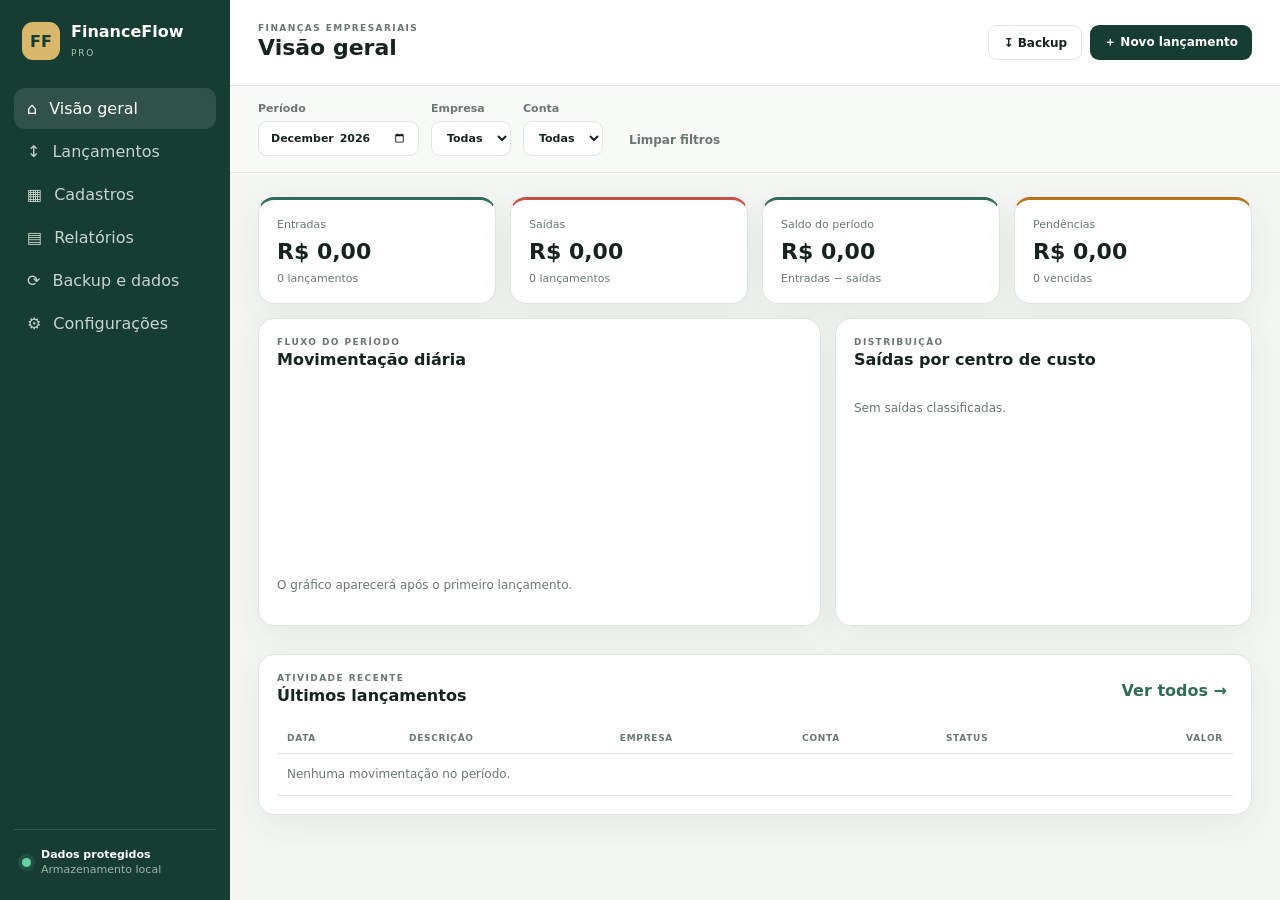
<file: index.html>
<!doctype html>
<html lang="pt-BR">
<head>
  <meta charset="utf-8">
  <meta name="viewport" content="width=device-width,initial-scale=1">
  <meta name="theme-color" content="#173d33">
  <meta name="description" content="Gestão financeira empresarial local, segura e offline.">
  <title>FinanceFlow Pro</title>
  <link rel="manifest" href="manifest.webmanifest">
  <link rel="stylesheet" href="styles.css">
</head>
<body>
  <div id="boot" class="boot"><div class="spinner"></div><b>Preparando seu ambiente financeiro…</b></div>
  <div class="app">
    <aside class="sidebar" id="sidebar">
      <div class="brand"><span class="brand-mark">FF</span><span><b>FinanceFlow</b><small>PRO</small></span></div>
      <nav id="nav">
        <button class="nav-item active" data-view="dashboard">⌂ <span>Visão geral</span></button>
        <button class="nav-item" data-view="lancamentos">↕ <span>Lançamentos</span></button>
        <button class="nav-item" data-view="cadastros">▦ <span>Cadastros</span></button>
        <button class="nav-item" data-view="relatorios">▤ <span>Relatórios</span></button>
        <button class="nav-item" data-view="backup">⟳ <span>Backup e dados</span></button>
        <button class="nav-item" data-view="configuracoes">⚙ <span>Configurações</span></button>
      </nav>
      <div class="storage-state"><span class="status-dot"></span><span><b>Dados protegidos</b><small>Armazenamento local</small></span></div>
    </aside>

    <main>
      <header class="topbar">
        <button id="menu-btn" class="icon-btn" aria-label="Abrir menu">☰</button>
        <div><p class="eyebrow">FINANÇAS EMPRESARIAIS</p><h1 id="page-title">Visão geral</h1></div>
        <div class="top-actions">
          <button class="btn secondary" id="quick-backup">↧ Backup</button>
          <button class="btn primary" id="new-entry">＋ Novo lançamento</button>
        </div>
      </header>

      <section class="global-filters">
        <label>Período<input type="month" id="filter-month"></label>
        <label>Empresa<select id="filter-company"><option value="">Todas</option></select></label>
        <label>Conta<select id="filter-account"><option value="">Todas</option></select></label>
        <button class="btn ghost" id="clear-filters">Limpar filtros</button>
      </section>

      <div class="content">
        <section class="view active" id="view-dashboard">
          <div class="migration-alert hidden" id="migration-alert"></div>
          <div class="kpis">
            <article class="kpi income"><span>Entradas</span><strong id="kpi-income">R$ 0,00</strong><small id="kpi-income-count">0 lançamentos</small></article>
            <article class="kpi expense"><span>Saídas</span><strong id="kpi-expense">R$ 0,00</strong><small id="kpi-expense-count">0 lançamentos</small></article>
            <article class="kpi balance"><span>Saldo do período</span><strong id="kpi-balance">R$ 0,00</strong><small>Entradas − saídas</small></article>
            <article class="kpi pending"><span>Pendências</span><strong id="kpi-pending">R$ 0,00</strong><small id="kpi-overdue">0 vencidas</small></article>
          </div>
          <div class="grid-2">
            <article class="panel"><div class="panel-head"><div><p class="eyebrow">FLUXO DO PERÍODO</p><h2>Movimentação diária</h2></div></div><div id="chart" class="chart"></div></article>
            <article class="panel"><div class="panel-head"><div><p class="eyebrow">DISTRIBUIÇÃO</p><h2>Saídas por centro de custo</h2></div></div><div id="breakdown" class="breakdown"></div></article>
          </div>
          <article class="panel"><div class="panel-head"><div><p class="eyebrow">ATIVIDADE RECENTE</p><h2>Últimos lançamentos</h2></div><button class="link-btn" data-go="lancamentos">Ver todos →</button></div><div class="table-wrap"><table><thead><tr><th>Data</th><th>Descrição</th><th>Empresa</th><th>Conta</th><th>Status</th><th class="right">Valor</th></tr></thead><tbody id="recent-body"></tbody></table></div></article>
        </section>

        <section class="view" id="view-lancamentos">
          <article class="panel">
            <div class="panel-head"><div><p class="eyebrow">MOVIMENTAÇÕES</p><h2>Lançamentos financeiros</h2></div><div class="row"><input id="search" class="search" placeholder="Buscar descrição…"><button class="btn secondary" id="export-csv">Exportar CSV</button></div></div>
            <div class="table-wrap"><table><thead><tr><th>Data</th><th>Descrição</th><th>Empresa</th><th>Classificação</th><th>Status</th><th class="right">Entrada</th><th class="right">Saída</th><th></th></tr></thead><tbody id="entries-body"></tbody></table></div>
            <div class="empty hidden" id="entries-empty">Nenhum lançamento encontrado para os filtros selecionados.</div>
          </article>
        </section>

        <section class="view" id="view-cadastros">
          <div class="panel-head standalone"><div><p class="eyebrow">BASE DE APOIO</p><h2>Cadastros unificados</h2></div><button class="btn primary" id="new-register">＋ Novo cadastro</button></div>
          <div class="tabs" id="register-tabs"></div>
          <article class="panel"><div class="table-wrap"><table><thead><tr><th>Nome</th><th>Status</th><th>Atualizado em</th><th></th></tr></thead><tbody id="register-body"></tbody></table></div></article>
        </section>

        <section class="view" id="view-relatorios">
          <div class="cards">
            <article class="feature"><span class="feature-icon">▤</span><h3>Relatório gerencial</h3><p>Resumo do período com indicadores, distribuição e lançamentos filtrados.</p><button class="btn primary" id="print-report">Imprimir / salvar PDF</button></article>
            <article class="feature"><span class="feature-icon">↧</span><h3>Planilha CSV</h3><p>Dados compatíveis com Excel, incluindo os filtros atualmente selecionados.</p><button class="btn secondary" data-export>Exportar CSV</button></article>
            <article class="feature"><span class="feature-icon">✓</span><h3>Integridade da base</h3><p>Verifique contagens, totais, IDs duplicados e registros inválidos.</p><button class="btn secondary" id="run-integrity">Executar verificação</button></article>
          </div>
          <div id="integrity-result"></div>
        </section>

        <section class="view" id="view-backup">
          <div class="grid-2">
            <article class="panel"><div class="panel-head"><div><p class="eyebrow">BACKUP LOCAL</p><h2>Pasta de segurança</h2></div><span class="badge" id="folder-state">Não configurado</span></div><p class="muted">Escolha uma pasta para gravar cópias automáticas quando o navegador permitir. Em outros navegadores, o download manual permanece disponível.</p><div class="stack"><button class="btn primary" id="choose-folder">Selecionar pasta</button><button class="btn secondary" id="test-folder">Testar gravação</button><button class="btn ghost" id="remove-folder">Remover autorização</button></div></article>
            <article class="panel"><div class="panel-head"><div><p class="eyebrow">ÚLTIMO BACKUP</p><h2 id="last-backup">Nunca realizado</h2></div></div><div class="stats-list"><span>Registros <b id="backup-count">0</b></span><span>Destino <b id="backup-destination">Download</b></span><span>Resultado <b id="backup-result">—</b></span></div><button class="btn primary full" id="backup-now">Executar backup agora</button></article>
          </div>
          <article class="panel"><div class="panel-head"><div><p class="eyebrow">RESTAURAÇÃO SEGURA</p><h2>Importar arquivo de backup</h2></div></div><div class="drop-zone"><input type="file" id="restore-file" accept=".json,application/json"><p>Selecione um backup do FinanceFlow Pro</p><small>A base atual será preservada até a validação completa.</small></div><div id="restore-preview"></div></article>
        </section>

        <section class="view" id="view-configuracoes">
          <div class="grid-2">
            <article class="panel"><div class="panel-head"><div><p class="eyebrow">APARÊNCIA</p><h2>Preferências</h2></div></div><label class="switch-row"><span>Tema escuro<small>Reduz o brilho da interface</small></span><input type="checkbox" id="dark-mode"></label><label class="switch-row"><span>Interface compacta<small>Exibe mais informações por tela</small></span><input type="checkbox" id="compact-mode"></label></article>
            <article class="panel"><div class="panel-head"><div><p class="eyebrow">DADOS LEGADOS</p><h2>Compatibilidade</h2></div></div><p class="muted">A cópia original do localStorage é mantida após a migração. Só a remova quando estiver satisfeito com a nova base.</p><button class="btn danger" id="clean-legacy">Limpar cópia legada</button></article>
          </div>
          <article class="panel"><div class="panel-head"><div><p class="eyebrow">SISTEMA</p><h2>Informações técnicas</h2></div></div><div class="stats-list"><span>Versão <b>2.0.0</b></span><span>Schema <b>1</b></span><span>Banco <b>IndexedDB</b></span><span>Modo <b id="online-state">Offline disponível</b></span></div></article>
        </section>
      </div>
    </main>
  </div>

  <dialog id="entry-dialog">
    <form id="entry-form" method="dialog">
      <div class="dialog-head"><div><p class="eyebrow">MOVIMENTAÇÃO</p><h2 id="entry-title">Novo lançamento</h2></div><button type="button" class="icon-btn" data-close="entry-dialog" aria-label="Fechar">×</button></div>
      <input type="hidden" id="entry-id">
      <div class="form-grid">
        <label class="span-2">Descrição<input id="entry-description" required maxlength="140"></label>
        <label>Data<input type="date" id="entry-date" required></label>
        <label>Vencimento<input type="date" id="entry-due"></label>
        <label>Natureza<select id="entry-nature"><option value="entrada">Entrada</option><option value="saida">Saída</option></select></label>
        <label>Valor<input type="number" id="entry-value" min="0" step="0.01" required></label>
        <label>Empresa<select id="entry-company"></select></label>
        <label>Conta<select id="entry-account"></select></label>
        <label>Centro de custo<select id="entry-center"></select></label>
        <label>Tipo de custo<select id="entry-cost"></select></label>
        <label>Tipo de movimentação<select id="entry-movement"></select></label>
        <label>Status<select id="entry-status"><option value="pago">Pago</option><option value="pendente">Pendente</option><option value="vencido">Vencido</option></select></label>
        <label class="span-2">Observações<textarea id="entry-notes" rows="3"></textarea></label>
      </div>
      <div class="dialog-actions"><button type="button" class="btn ghost" data-close="entry-dialog">Cancelar</button><button class="btn primary" id="save-entry">Salvar lançamento</button></div>
    </form>
  </dialog>

  <dialog id="register-dialog">
    <form id="register-form" method="dialog">
      <div class="dialog-head"><div><p class="eyebrow">CADASTRO</p><h2>Novo item</h2></div><button type="button" class="icon-btn" data-close="register-dialog">×</button></div>
      <label>Nome<input id="register-name" required maxlength="100"></label>
      <div class="dialog-actions"><button type="button" class="btn ghost" data-close="register-dialog">Cancelar</button><button class="btn primary" id="save-register">Salvar</button></div>
    </form>
  </dialog>
  <div id="toast" role="status" aria-live="polite"></div>
  <script src="db.js"></script>
  <script src="app.js"></script>
</body>
</html>
</file>
<file: styles.css>
:root{--bg:#f4f6f3;--surface:#fff;--surface2:#f8faf8;--text:#17231f;--muted:#6b7772;--border:#dfe6e2;--brand:#173d33;--brand2:#2f6b58;--green:#17845e;--red:#c94e45;--amber:#b57418;--shadow:0 10px 35px rgba(25,55,46,.07);--radius:16px}
*{box-sizing:border-box}body{margin:0;font-family:Inter,ui-sans-serif,system-ui,-apple-system,"Segoe UI",sans-serif;background:var(--bg);color:var(--text)}button,input,select,textarea{font:inherit}.app{display:grid;grid-template-columns:230px 1fr;min-height:100vh}.sidebar{background:var(--brand);color:#fff;padding:22px 14px;display:flex;flex-direction:column;position:sticky;top:0;height:100vh;z-index:5}.brand{display:flex;align-items:center;gap:11px;padding:0 8px 26px}.brand-mark{display:grid;place-items:center;width:38px;height:38px;border-radius:11px;background:#d9b86c;color:#173d33;font-weight:900}.brand b{display:block;font-size:16px}.brand small{font-size:9px;letter-spacing:.2em;color:#adc2ba}.nav-item{width:100%;display:flex;gap:12px;align-items:center;border:0;background:transparent;color:#c6d5d0;border-radius:11px;padding:11px 13px;margin:2px 0;cursor:pointer;text-align:left}.nav-item:hover,.nav-item.active{background:rgba(255,255,255,.11);color:#fff}.storage-state{margin-top:auto;border-top:1px solid rgba(255,255,255,.12);padding:18px 8px 2px;display:flex;gap:10px;align-items:center}.storage-state b,.storage-state small{display:block;font-size:11px}.storage-state small{color:#9eb5ad;margin-top:2px}.status-dot{width:9px;height:9px;border-radius:50%;background:#66d3a5;box-shadow:0 0 0 4px rgba(102,211,165,.12)}main{min-width:0}.topbar{height:86px;padding:0 28px;display:flex;align-items:center;gap:16px;background:var(--surface);border-bottom:1px solid var(--border)}h1{font-size:22px;margin:2px 0}.eyebrow{font-size:9px;font-weight:800;letter-spacing:.16em;color:var(--muted);margin:0}.top-actions{margin-left:auto;display:flex;gap:8px}.global-filters{display:flex;gap:12px;align-items:end;padding:16px 28px;border-bottom:1px solid var(--border);background:var(--surface2)}label{display:grid;gap:6px;font-size:11px;font-weight:700;color:var(--muted)}input,select,textarea{border:1px solid var(--border);background:var(--surface);color:var(--text);border-radius:9px;padding:9px 11px;outline:none;min-width:0}input:focus,select:focus,textarea:focus{border-color:var(--brand2);box-shadow:0 0 0 3px rgba(47,107,88,.12)}.btn,.icon-btn,.link-btn{border:0;cursor:pointer}.btn{padding:9px 14px;border-radius:9px;font-weight:750;font-size:12px}.primary{background:var(--brand);color:#fff}.secondary{background:var(--surface);color:var(--text);border:1px solid var(--border)}.ghost{background:transparent;color:var(--muted)}.danger{background:#fff0ef;color:#9e302b}.icon-btn{background:transparent;color:inherit;font-size:20px}.link-btn{background:transparent;color:var(--brand2);font-weight:800}#menu-btn{display:none}.content{padding:24px 28px 50px}.view{display:none}.view.active{display:block}.kpis{display:grid;grid-template-columns:repeat(4,1fr);gap:14px;margin-bottom:14px}.kpi,.panel,.feature{background:var(--surface);border:1px solid var(--border);border-radius:var(--radius);box-shadow:var(--shadow)}.kpi{padding:18px;border-top:3px solid var(--brand2)}.kpi.expense{border-top-color:var(--red)}.kpi.pending{border-top-color:var(--amber)}.kpi span,.kpi small{display:block;color:var(--muted);font-size:11px}.kpi strong{display:block;font-size:22px;margin:8px 0}.grid-2{display:grid;grid-template-columns:1.35fr 1fr;gap:14px;margin-bottom:14px}.panel{padding:18px;margin-bottom:14px}.panel-head{display:flex;align-items:center;justify-content:space-between;gap:12px;margin-bottom:15px}.panel-head h2{font-size:16px;margin:3px 0}.standalone{margin:0 0 14px}.row{display:flex;gap:8px}.table-wrap{overflow:auto}table{width:100%;border-collapse:collapse;font-size:12px}th{color:var(--muted);font-size:9px;letter-spacing:.08em;text-transform:uppercase;text-align:left;padding:10px;border-bottom:1px solid var(--border)}td{padding:11px 10px;border-bottom:1px solid var(--border);white-space:nowrap}.right{text-align:right}.badge{display:inline-block;border-radius:20px;padding:5px 9px;background:#edf3ef;color:var(--brand2);font-size:10px;font-weight:800}.badge.pago{background:#e8f5ee;color:var(--green)}.badge.pendente{background:#fff5df;color:var(--amber)}.badge.vencido{background:#feeceb;color:var(--red)}.amount-in{color:var(--green);font-weight:800}.amount-out{color:var(--red);font-weight:800}.chart{height:220px;display:flex;align-items:end;gap:7px;padding-top:20px}.bar-group{flex:1;height:100%;display:flex;align-items:end;gap:2px;position:relative}.bar{flex:1;min-height:2px;border-radius:4px 4px 0 0;background:#54a184}.bar.out{background:#d98379}.bar-label{position:absolute;bottom:-18px;left:50%;transform:translateX(-50%);font-size:8px;color:var(--muted)}.breakdown{display:grid;gap:13px}.break-row{display:grid;grid-template-columns:110px 1fr 80px;align-items:center;gap:8px;font-size:11px}.track{height:7px;background:var(--surface2);border-radius:8px;overflow:hidden}.fill{height:100%;background:var(--brand2);border-radius:8px}.cards{display:grid;grid-template-columns:repeat(3,1fr);gap:14px}.feature{padding:24px}.feature-icon{font-size:25px;color:var(--brand2)}.feature h3{margin:14px 0 7px}.feature p,.muted{color:var(--muted);font-size:12px;line-height:1.6}.tabs{display:flex;gap:6px;margin-bottom:12px;overflow:auto}.tab{border:1px solid var(--border);background:var(--surface);border-radius:9px;padding:8px 12px;white-space:nowrap;cursor:pointer}.tab.active{background:var(--brand);color:#fff}.stack{display:flex;gap:8px;flex-wrap:wrap;margin-top:18px}.stats-list{display:grid;gap:0}.stats-list span{display:flex;justify-content:space-between;padding:11px 0;border-bottom:1px solid var(--border);font-size:12px}.full{width:100%;margin-top:16px}.drop-zone{border:1.5px dashed var(--border);border-radius:12px;padding:26px;text-align:center;background:var(--surface2)}.drop-zone p{margin:8px}.drop-zone small{color:var(--muted)}.switch-row{display:flex;justify-content:space-between;align-items:center;padding:13px 0;border-bottom:1px solid var(--border)}.switch-row span,.switch-row small{display:block}.hidden{display:none!important}.empty{text-align:center;color:var(--muted);padding:35px}.migration-alert{border:1px solid #d7c188;background:#fff9e8;border-radius:12px;padding:14px;margin-bottom:14px;font-size:12px}.boot{position:fixed;inset:0;background:var(--brand);color:white;display:grid;place-content:center;justify-items:center;gap:15px;z-index:99;transition:.3s}.spinner{width:32px;height:32px;border:3px solid rgba(255,255,255,.2);border-top-color:#d9b86c;border-radius:50%;animation:spin .8s linear infinite}@keyframes spin{to{transform:rotate(360deg)}}dialog{border:0;border-radius:18px;padding:0;background:var(--surface);color:var(--text);box-shadow:0 30px 100px rgba(0,0,0,.25);width:min(680px,calc(100% - 24px))}dialog::backdrop{background:rgba(8,22,18,.58)}dialog form{padding:22px}.dialog-head,.dialog-actions{display:flex;justify-content:space-between;align-items:center}.dialog-head h2{margin:3px 0 18px}.dialog-actions{justify-content:flex-end;gap:8px;margin-top:18px}.form-grid{display:grid;grid-template-columns:1fr 1fr;gap:12px}.span-2{grid-column:span 2}#toast{position:fixed;right:22px;bottom:22px;background:#17231f;color:white;padding:12px 16px;border-radius:10px;box-shadow:var(--shadow);opacity:0;transform:translateY(15px);pointer-events:none;transition:.2s;z-index:120;font-size:12px}#toast.show{opacity:1;transform:none}.compact .content{padding-top:14px}.compact .panel{padding:13px}.compact td{padding:7px 9px}.dark{--bg:#101714;--surface:#18211e;--surface2:#141c19;--text:#edf4f0;--muted:#9eada7;--border:#2b3934;--shadow:none}
@media(max-width:1000px){.app{grid-template-columns:76px 1fr}.brand span:last-child,.nav-item span,.storage-state span:last-child{display:none}.sidebar{align-items:center}.nav-item{justify-content:center;font-size:18px}.kpis{grid-template-columns:1fr 1fr}.cards{grid-template-columns:1fr}.grid-2{grid-template-columns:1fr}}
@media(max-width:700px){.app{display:block}.sidebar{position:fixed;left:-250px;width:230px;align-items:stretch;transition:.2s}.sidebar.open{left:0}.brand span:last-child,.nav-item span,.storage-state span:last-child{display:block}.nav-item{justify-content:flex-start;font-size:14px}#menu-btn{display:block}.topbar{height:auto;padding:14px 16px;flex-wrap:wrap}.top-actions{width:100%}.top-actions .btn{flex:1}.global-filters{padding:12px 16px;overflow:auto;align-items:end}.global-filters label{min-width:140px}.content{padding:16px}.kpis{grid-template-columns:1fr 1fr;gap:8px}.kpi{padding:13px}.kpi strong{font-size:17px}.form-grid{grid-template-columns:1fr}.span-2{grid-column:auto}.panel-head{align-items:flex-start;flex-direction:column}.row{width:100%}.search{width:100%}.break-row{grid-template-columns:90px 1fr 70px}}
@media print{.sidebar,.topbar,.global-filters,.btn,.link-btn,.view:not(.active){display:none!important}.app{display:block}.content{padding:0}.panel,.kpi{box-shadow:none;break-inside:avoid}.kpis{grid-template-columns:repeat(4,1fr)}}
</file>
